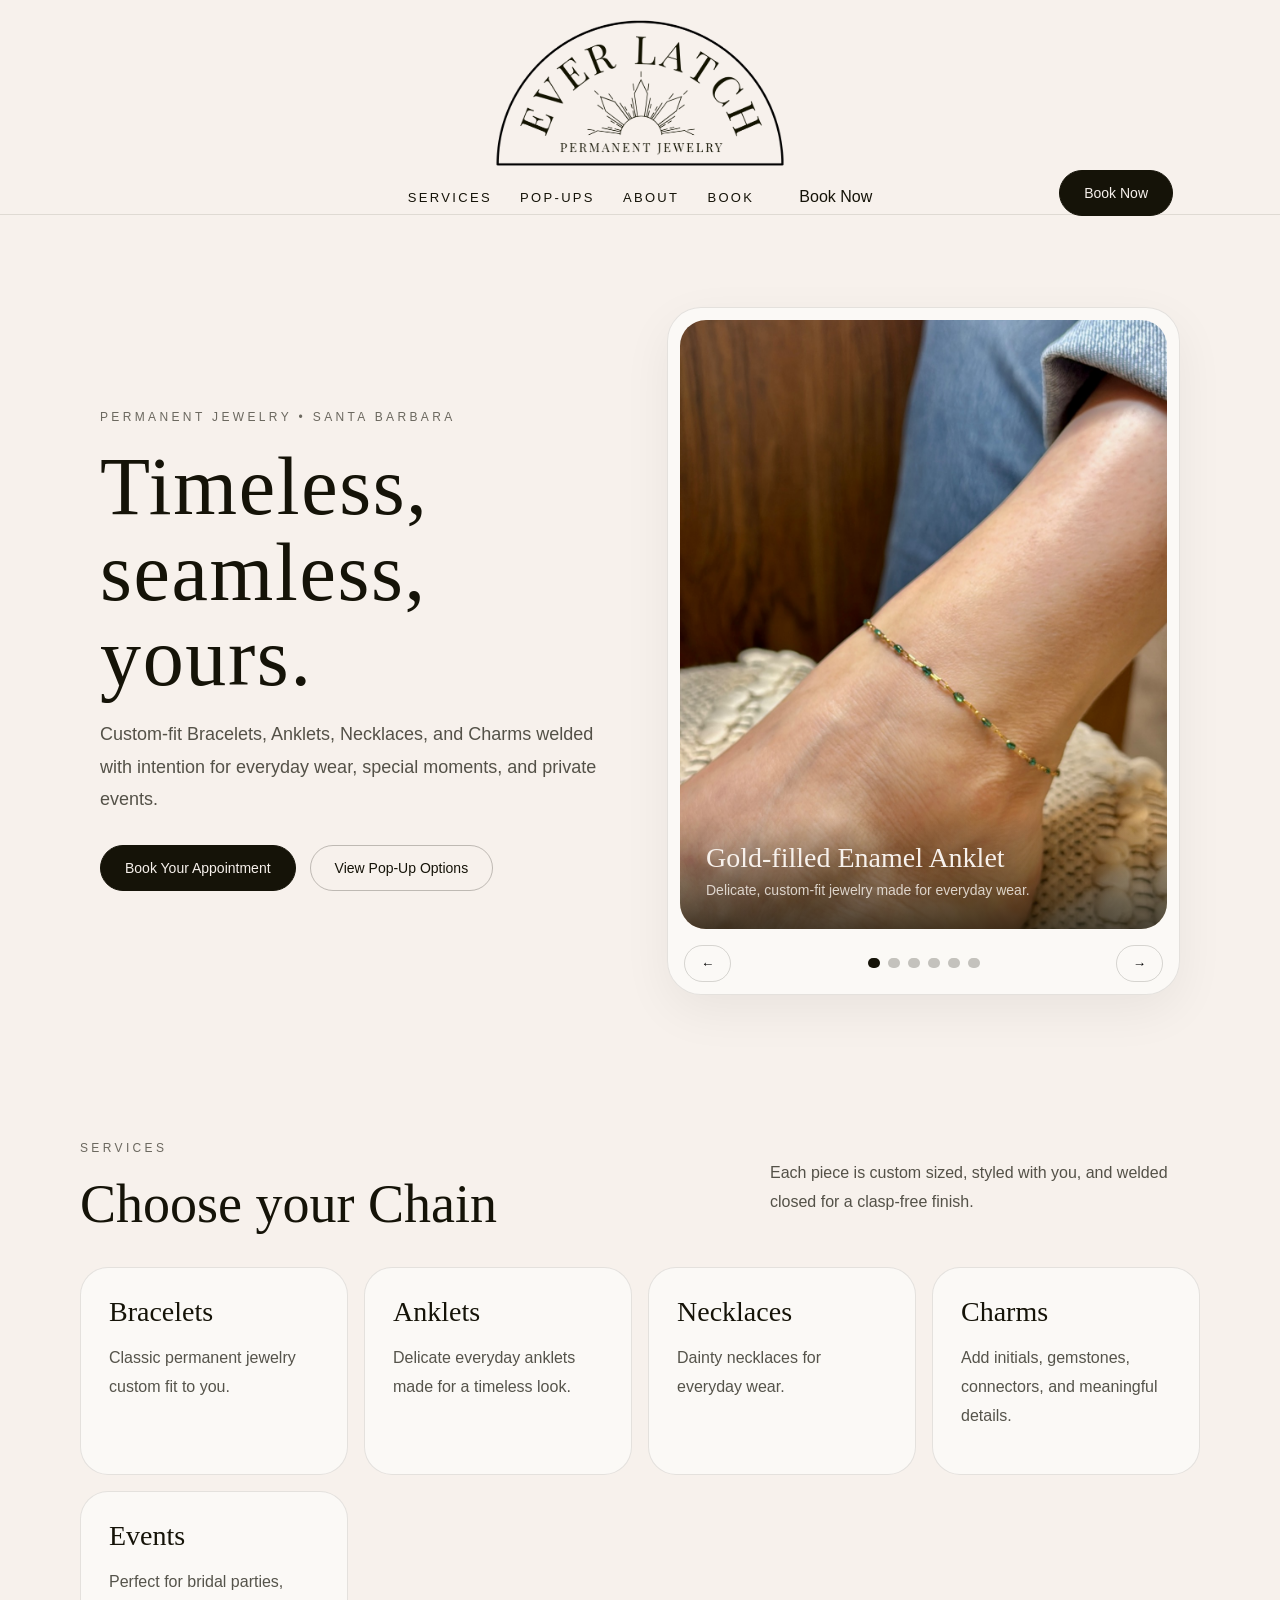
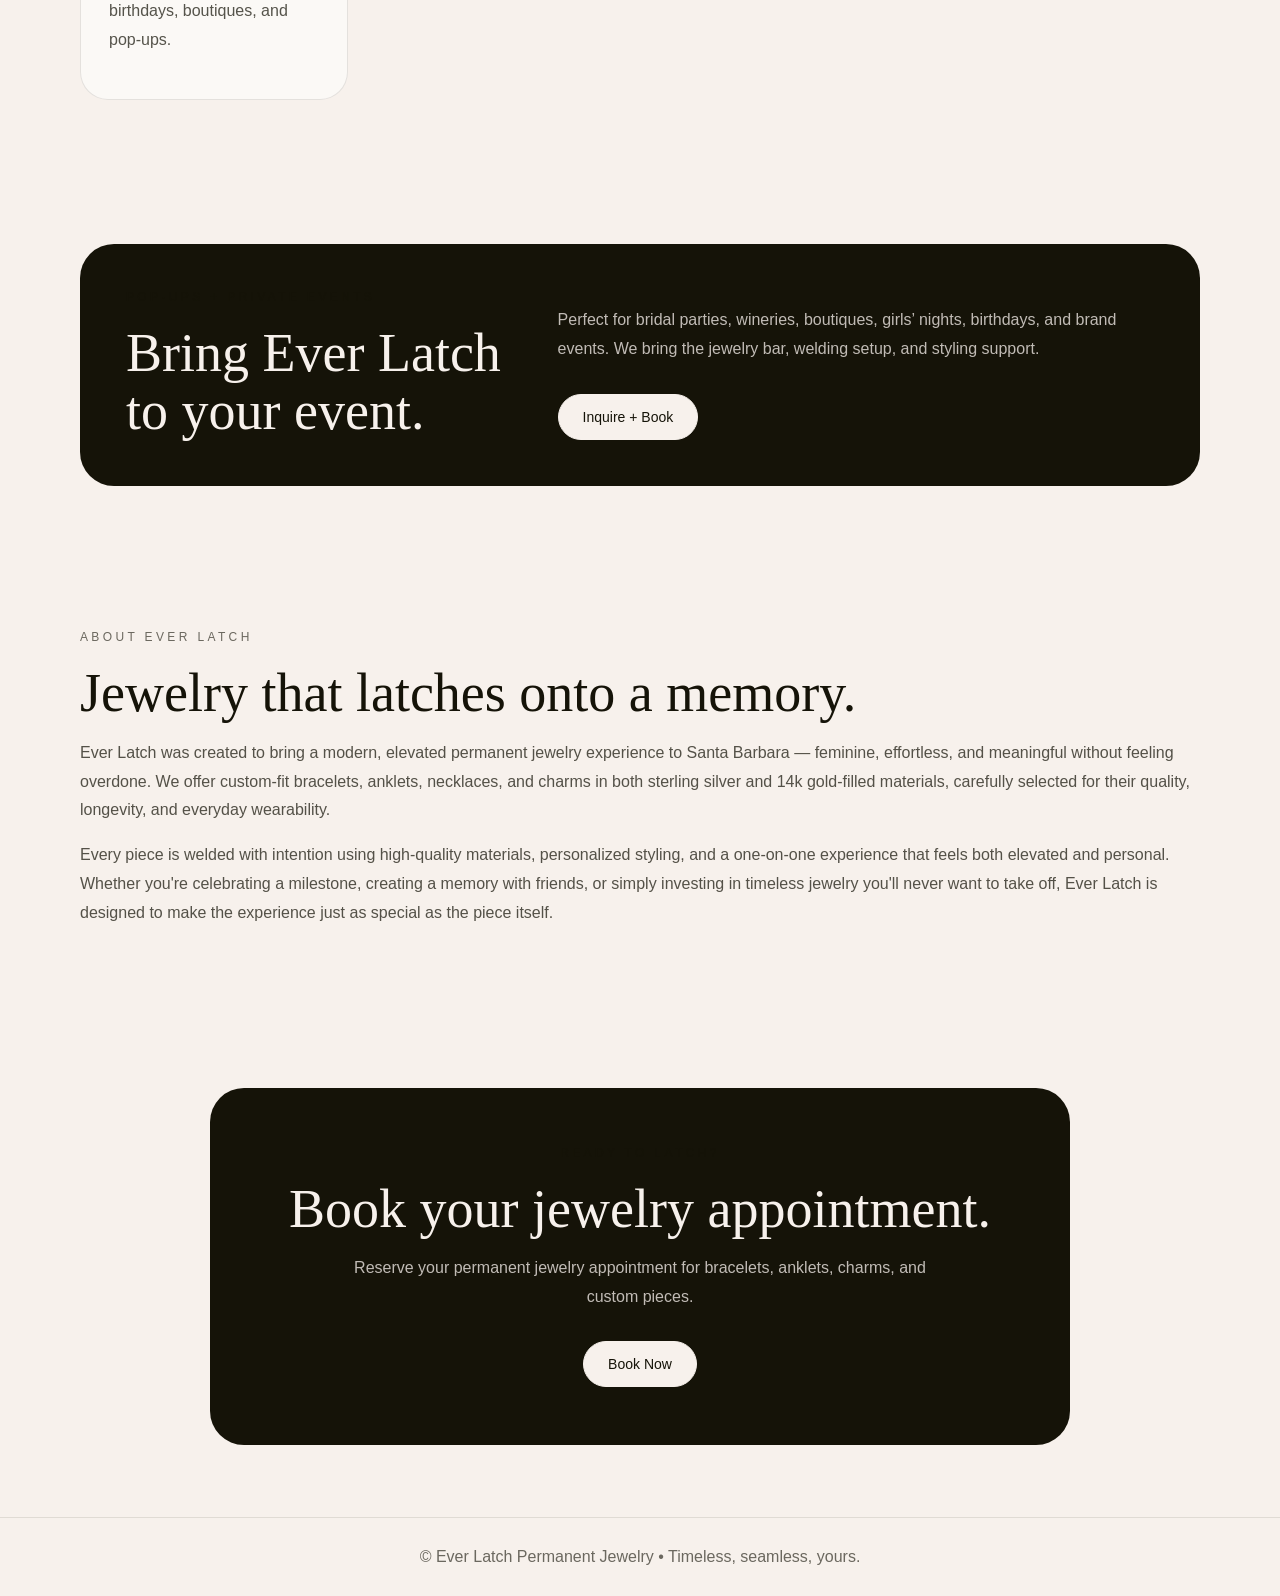
<file: index.html>
<!doctype html>
<html lang="en">
<head>
  <meta charset="UTF-8">
  <meta name="viewport" content="width=device-width, initial-scale=1.0">
  <title>Ever Latch Permanent Jewelry</title>
  <meta name="description" content="Ever Latch Permanent Jewelry in Santa Barbara. Custom-fit bracelets, anklets, charms, and private events.">
  <style>
    * { box-sizing: border-box; }
    html { scroll-behavior: smooth; }
    body {
      margin: 0;
      background: #f7f1ec;
      color: #151308;
      font-family: Arial, sans-serif;
    }
    header {
      position: relative;
      background: rgba(247, 241, 236, 0.94);
      backdrop-filter: blur(10px);
      border-bottom: 1px solid rgba(21, 19, 8, 0.1);
    }
    .nav {
      max-width: 1120px;
      margin: 0 auto;
      padding: 8px 15px;
      display: flex;
      justify-content: center;
      position: relative;
      align-items: center;
      gap: 45px;

      position: relative;
    }
    .brand {
      font-family: Georgia, serif;
      font-size: 28px;
      letter-spacing: .25em;
      white-space: nowrap;
    }
    .brand img {
      height: 300px;
      width: auto;
      display: block;
    }
    nav { display: flex; gap: 28px; }
    nav a {
      text-decoration: none;
      color: #151308;
      font-size: 13px;
      letter-spacing: .18em;
      text-transform: uppercase;
    }
    .button {
      background: #151308;
      color: #f7f1ec;
      text-decoration: none;
      padding: 14px 24px;
      border-radius: 999px;
      display: inline-block;
      border: 1px solid #151308;
      font-size: 14px;
    }
    .header-button {
      position: absolute;
      top: -10px;
      right: 27px;
    }
    .button.outline {
      background: transparent;
      color: #151308;
      border-color: rgba(21, 19, 8, 0.25);
    }
    .button.light {
      background: #f7f1ec;
      color: #151308;
      border-color: #f7f1ec;
    }
    .hero {
      max-width: 1120px;
      margin: 0 auto;
      padding: 92px 20px 74px;
      display: grid;
      grid-template-columns: 1fr 1fr;
      gap: 54px;
      align-items: center;
    }
    .eyebrow {
      text-transform: uppercase;
      letter-spacing: .28em;
      font-size: 12px;
      color: rgba(21, 19, 8, .62);
      margin-bottom: 20px;
    }
    h1, h2, h3 {
      font-family: Georgia, serif;
      font-weight: 400;
      margin: 0;
    }
    h1 {
      font-size: clamp(52px, 7vw, 82px);
      line-height: 1.04;
      letter-spacing: .02em;
    }
    h2 {
      font-size: clamp(38px, 5vw, 54px);
      line-height: 1.08;
    }
    h3 { font-size: 28px; }
    p {
      line-height: 1.8;
      color: rgba(21, 19, 8, .72);
    }
    .hero-copy {
      font-size: 18px;
      max-width: 560px;
    }
    .actions {
      display: flex;
      gap: 14px;
      flex-wrap: wrap;
      margin-top: 30px;
    }
    .carousel {
      background: rgba(255, 255, 255, .54);
      border-radius: 34px;
      padding: 12px;
      border: 1px solid rgba(21, 19, 8, .1);
      box-shadow: 0 16px 50px rgba(21, 19, 8, .06);
    }
    .image-wrap {
      position: relative;
      aspect-ratio: 4 / 5;
      overflow: hidden;
      border-radius: 26px;
      background: #fbf8f5;
    }
    .image-wrap img {
      width: 100%;
      height: 100%;
      object-fit: cover;
      display: block;
    }
    .caption {
      position: absolute;
      left: 0;
      right: 0;
      bottom: 0;
      padding: 26px;
      background: linear-gradient(to top, rgba(21, 19, 8, .72), transparent);
      color: #f7f1ec;
    }
    .caption h3 { font-size: 28px; }
    .caption p {
      margin: 4px 0 0;
      color: rgba(247, 241, 236, .82);
      font-size: 14px;
    }
    .controls {
      display: flex;
      justify-content: space-between;
      align-items: center;
      margin-top: 16px;
      padding: 0 4px;
      position: relative;
      z-index: 20;
    }
    .arrow {
      background: transparent;
      border: 1px solid rgba(21, 19, 8, .16);
      padding: 10px 16px;
      border-radius: 999px;
      cursor: pointer;
      pointer-evnets: auto;
      z-index: 20;
    }
    .dots { display: flex; gap: 8px; }
    .dot {
      width: 10px;
      height: 10px;
      border-radius: 999px;
      background: rgba(21, 19, 8, .24);
      border: 0;
      cursor: pointer;
    }
    .image-wrap img {
      pointer-events: none;
    }
    .dot.active { background: #151308; }
    section { padding: 72px 20px; }
    .container {
      max-width: 1120px;
      margin: 0 auto;
    }
    .section-top {
      display: flex;
      justify-content: space-between;
      align-items: end;
      gap: 24px;
      margin-bottom: 34px;
    }
    .section-top p { max-width: 430px; }
    .grid {
      display: grid;
      grid-template-columns: repeat(4, 1fr);
      gap: 16px;
    }
    .card {
      background: rgba(255, 255, 255, .54);
      padding: 28px;
      border-radius: 28px;
      border: 1px solid rgba(21, 19, 8, .1);
    }
    .dark-band {
      background: #151308;
      color: #f7f1ec;
      border-radius: 34px;
      padding: 46px;
      display: grid;
      grid-template-columns: .8fr 1.2fr;
      gap: 34px;
      align-items: center;
    }
    .dark-band p { color: rgba(247, 241, 236, .76); }
    .book {
      background: #151308;
      color: #f7f1ec;
      border-radius: 34px;
      padding: 58px 30px;
      text-align: center;
      max-width: 860px;
      margin: auto;
    }
    .book p {
      color: rgba(247, 241, 236, .76);
      max-width: 620px;
      margin-left: auto;
      margin-right: auto;
    }
    footer {
      padding: 30px 20px;
      border-top: 1px solid rgba(21, 19, 8, .1);
      text-align: center;
      color: rgba(21, 19, 8, .62);
    }
    @media (max-width: 850px) {
      nav { display: none; }
      .nav .button { display: none; }
      .brand { font-size: 20px; letter-spacing: .18em; }
      .hero, .dark-band { grid-template-columns: 1fr; }
      .grid { grid-template-columns: 1fr; }
      .section-top { display: block; }
      section { padding: 54px 20px; }
      .hero { padding-top: 58px; gap: 36px; }
    }
    .top-logo {
      display: flex;
      justify-content: center;
      padding: 8px 0 2px;
    }
    .top-logo img {
      height: 170px;
      width: auto;
      display: block;
    }
      
  </style>
</head>

<body>
  <header>
    <div class="top-logo">
      <img src="images/EverLatchHL.png" alt="Ever Latch Logo">
      </div>
     <div class="nav">
      <nav>
        <a href="#services">Services</a>
        <a href="#events">Pop-Ups</a>
        <a href="#about">About</a>
        <a href="#book">Book</a>
      </nav>
      <a class="button header-button" href="https://book.squareup.com/appointments/vas2z8w1ss5yg8/location/LW295DB8795T6/services?buttonTextColor=ffffff&color=274b3a&locale=en&referrer=so&service_id=DXHAM6MCRI23MZCAGVRUA2XA" target="_blank" rel="noopener">Book Now</a>
       Book Now
       </a>
     </div>
  </header>

  <main>
    <section class="hero">
      <div>
        <div class="eyebrow">Permanent Jewelry • Santa Barbara</div>
        <h1>Timeless, seamless, yours.</h1>
        <p class="hero-copy">Custom-fit Bracelets, Anklets, Necklaces, and Charms welded with intention for everyday wear, special moments, and private events.</p>
        <div class="actions">
          <a class="button" href="https://book.squareup.com/appointments/vas2z8w1ss5yg8/location/LW295DB8795T6/services?buttonTextColor=ffffff&color=274b3a&locale=en&referrer=so&service_id=DXHAM6MCRI23MZCAGVRUA2XA" target="_blank" rel="noopener">Book Your Appointment</a>
          <a class="button outline" href="#events">View Pop-Up Options</a>
        </div>
      </div>

      <div class="carousel">
        <div class="image-wrap">
          <img id="carousel-image" src="images/EnamelAnklet.jpg" alt="Ever Latch jewelry">
          <div class="caption">
            <h3 id="carousel-title"></h3>
            <p id="carousel-caption"></p>
          </div>
        </div>
        <div class="controls">
          <button class="arrow" id="prev" aria-label="Previous photo">←</button>
          <div class="dots" id="dots"></div>
          <button class="arrow" id="next" aria-label="Next photo">→</button>
        </div>
      </div>
    </section>

    <section id="services">
      <div class="container">
        <div class="section-top">
          <div>
            <div class="eyebrow">Services</div>
            <h2>Choose your Chain</h2>
          </div>
          <p>Each piece is custom sized, styled with you, and welded closed for a clasp-free finish.</p>
        </div>

        <div class="grid">
          <div class="card"><h3>Bracelets</h3><p>Classic permanent jewelry custom fit to you.</p></div>
          <div class="card"><h3>Anklets</h3><p>Delicate everyday anklets made for a timeless look.</p></div>
          <div class="card"><h3>Necklaces</h3><p>Dainty necklaces for everyday wear.</p></div>
          <div class="card"><h3>Charms</h3><p>Add initials, gemstones, connectors, and meaningful details.</p></div>
          <div class="card"><h3>Events</h3><p>Perfect for bridal parties, birthdays, boutiques, and pop-ups.</p></div>
        </div>
      </div>
    </section>

    <section id="events">
      <div class="container">
        <div class="dark-band">
          <div>
            <div class="eyebrow">Pop-Ups + Private Events</div>
            <h2>Bring Ever Latch to your event.</h2>
          </div>
          <div>
            <p>Perfect for bridal parties, wineries, boutiques, girls’ nights, birthdays, and brand events. We bring the jewelry bar, welding setup, and styling support.</p>
            <div class="actions">
              <a class="button light" href="https://form.jotform.com/261466864950064" target="_blank" rel="noopener">Inquire + Book</a>
            </div>
          </div>
        </div>
      </div>
    </section>

    <section id="about">
      <div class="container">
        <div class="eyebrow">About Ever Latch</div>
        <h2>Jewelry that latches onto a memory.</h2>
        <p> 
          Ever Latch was created to bring a modern, elevated permanent jewelry experience to Santa Barbara — feminine, effortless, and meaningful without feeling overdone. We offer custom-fit bracelets, anklets, necklaces, and charms in both sterling silver and 14k gold-filled materials, carefully selected for their quality, longevity, and everyday wearability.
</p>

<p>
  Every piece is welded with intention using high-quality materials, personalized styling, and a one-on-one experience that feels both elevated and personal. Whether you're celebrating a milestone, creating a memory with friends, or simply investing in timeless jewelry you'll never want to take off, Ever Latch is designed to make the experience just as special as the piece itself.
</p>
      </div>
    </section>

    <section id="book">
      <div class="book">
        <div class="eyebrow">Ready to latch?</div>
        <h2>Book your jewelry appointment.</h2>
        <p>Reserve your permanent jewelry appointment for bracelets, anklets, charms, and custom pieces.</p>
        <div class="actions" style="justify-content:center">
          <a class="button light" href="https://book.squareup.com/appointments/vas2z8w1ss5yg8/location/LW295DB8795T6/services?buttonTextColor=ffffff&color=274b3a&locale=en&referrer=so&service_id=DXHAM6MCRI23MZCAGVRUA2XA" target="_blank" rel="noopener">Book Now</a>
        </div>
      </div>
    </section>
  </main>

  <footer>© Ever Latch Permanent Jewelry • Timeless, seamless, yours.</footer>

  <script>
    const photos = [
      {
        src: "images/EnamelAnklet.jpg",
        alt: "Specialty Chain",
        title: "Gold-filled Enamel Anklet",
        caption: "Delicate, custom-fit jewelry made for everyday wear."
      },
      {
        src: "images/GoldStacker.jpg",
        alt: "14k Gold-Filled chains",
        title: "14k Gold-Filled chains",
        caption: "Simple gold layers with an effortless finish."
      },
      {
        src: "images/CharmsandChains.jpg",
        alt: "Chains, charms + connectors",
        title: "Chains, charms + connectors",
        caption: "Curated details to make your piece personal."
      },
      {
        src: "images/MixedMetals.jpg",
        alt: "Mixed Metal Styling",
        title: "Mixed Metal Styling",
        caption: "Layered bracelets with meaningful accents."
      },
      {
        src: "images/GoldBirthstone.jpg",
        alt: "Tiny details",
        title: "Tiny details",
        caption: "A subtle connector for the perfect finishing touch."
      },
      {
        src: "images/Gold-B.jpg",
        alt: "Personalized jewelry",
        title: "Personalized jewelry",
        caption: "Initial charms and keepsake pieces welded to you."
      }
    ];

    let active = 0;

    const image = document.getElementById("carousel-image");
    const title = document.getElementById("carousel-title");
    const caption = document.getElementById("carousel-caption");
    const dots = document.getElementById("dots");

    function render() {
      image.src = photos[active].src;
      image.alt = photos[active].alt;
      title.textContent = photos[active].title;
      caption.textContent = photos[active].caption;

      dots.innerHTML = "";

      photos.forEach((_, index) => {
        const dot = document.createElement("button");
        dot.className = "dot" + (index === active ? " active" : "");
        dot.setAttribute("aria-label", "Show photo " + (index + 1));
        dot.onclick = () => {
          active = index;
          render();
        };
        dots.appendChild(dot);
      });
    }

    document.getElementById("prev").onclick = () => {
      active = (active - 1 + photos.length) % photos.length;
      render();
    };

    document.getElementById("next").onclick = () => {
      active = (active + 1) % photos.length;
      render();
    };

    setInterval(() => {
      active = (active + 1) % photos.length;
      render();
    }, 4000);

    render();
  </script>
</body>
</html>
</file>
